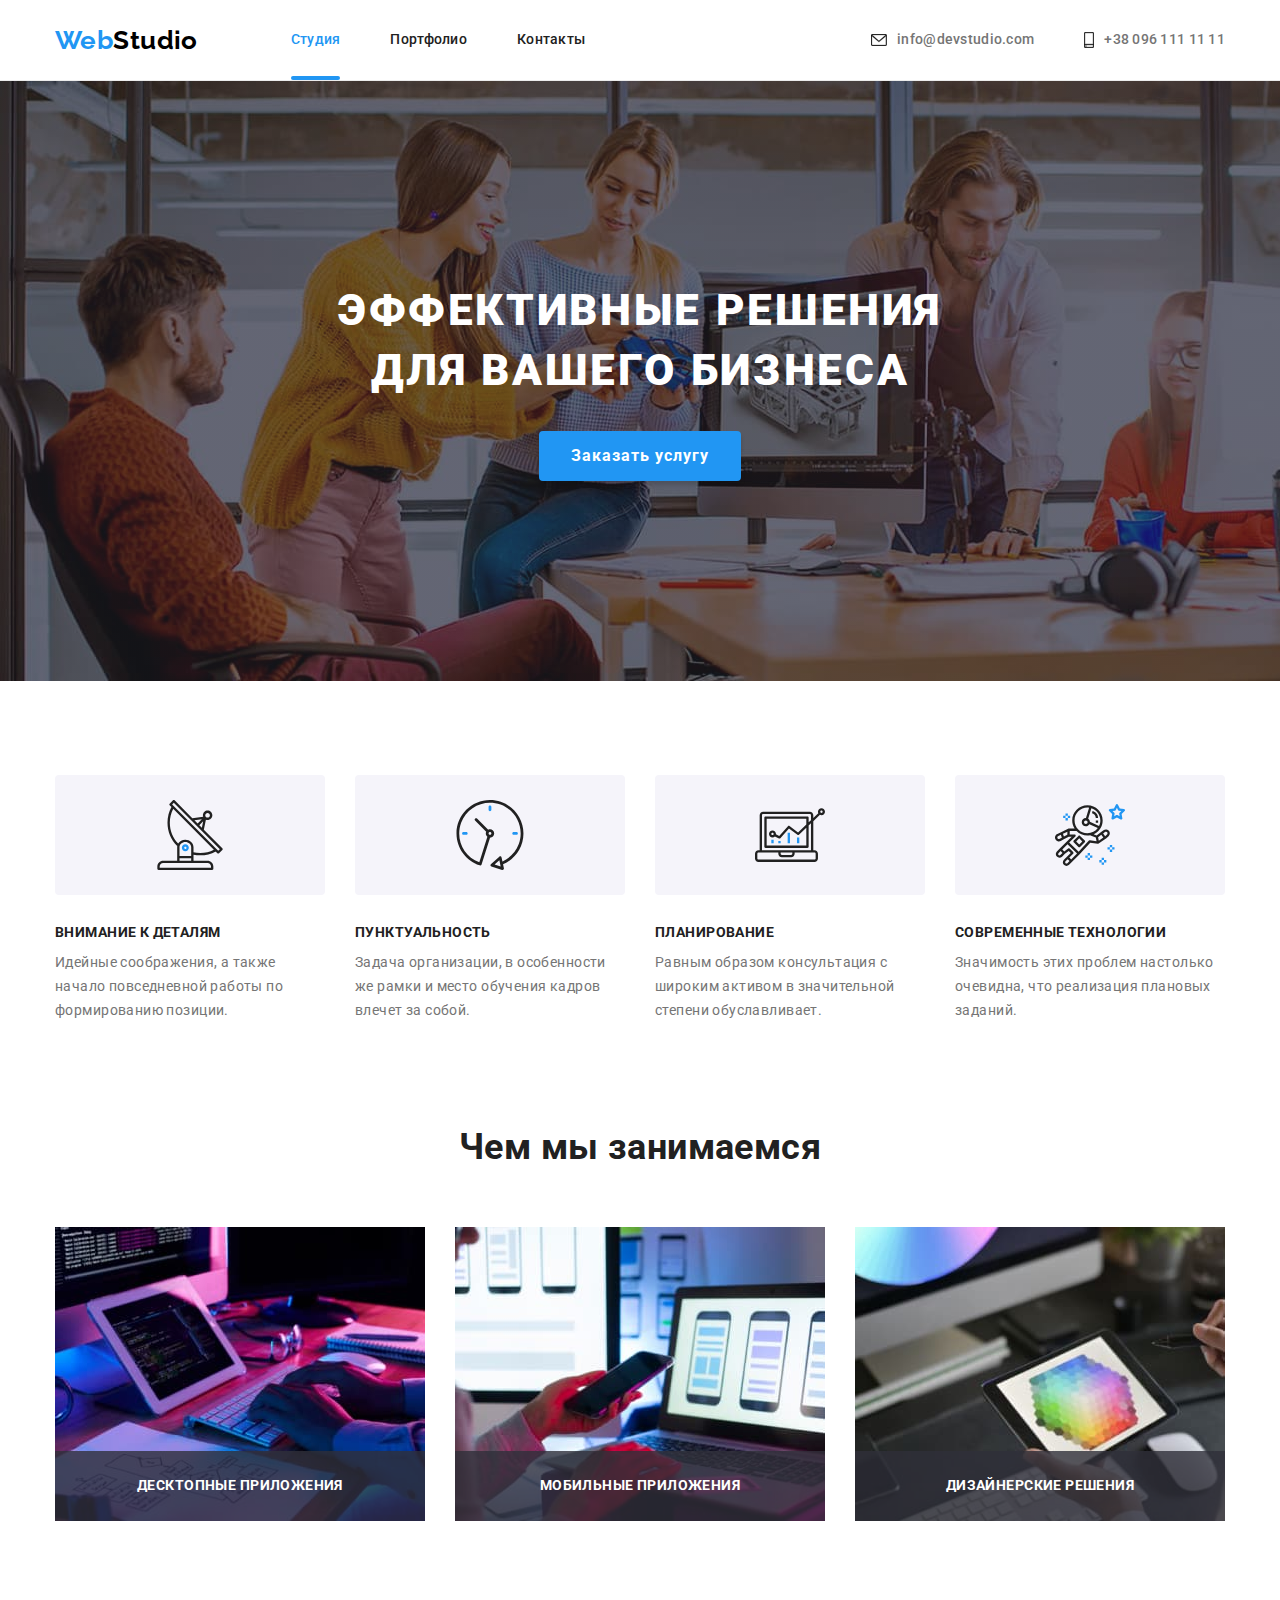
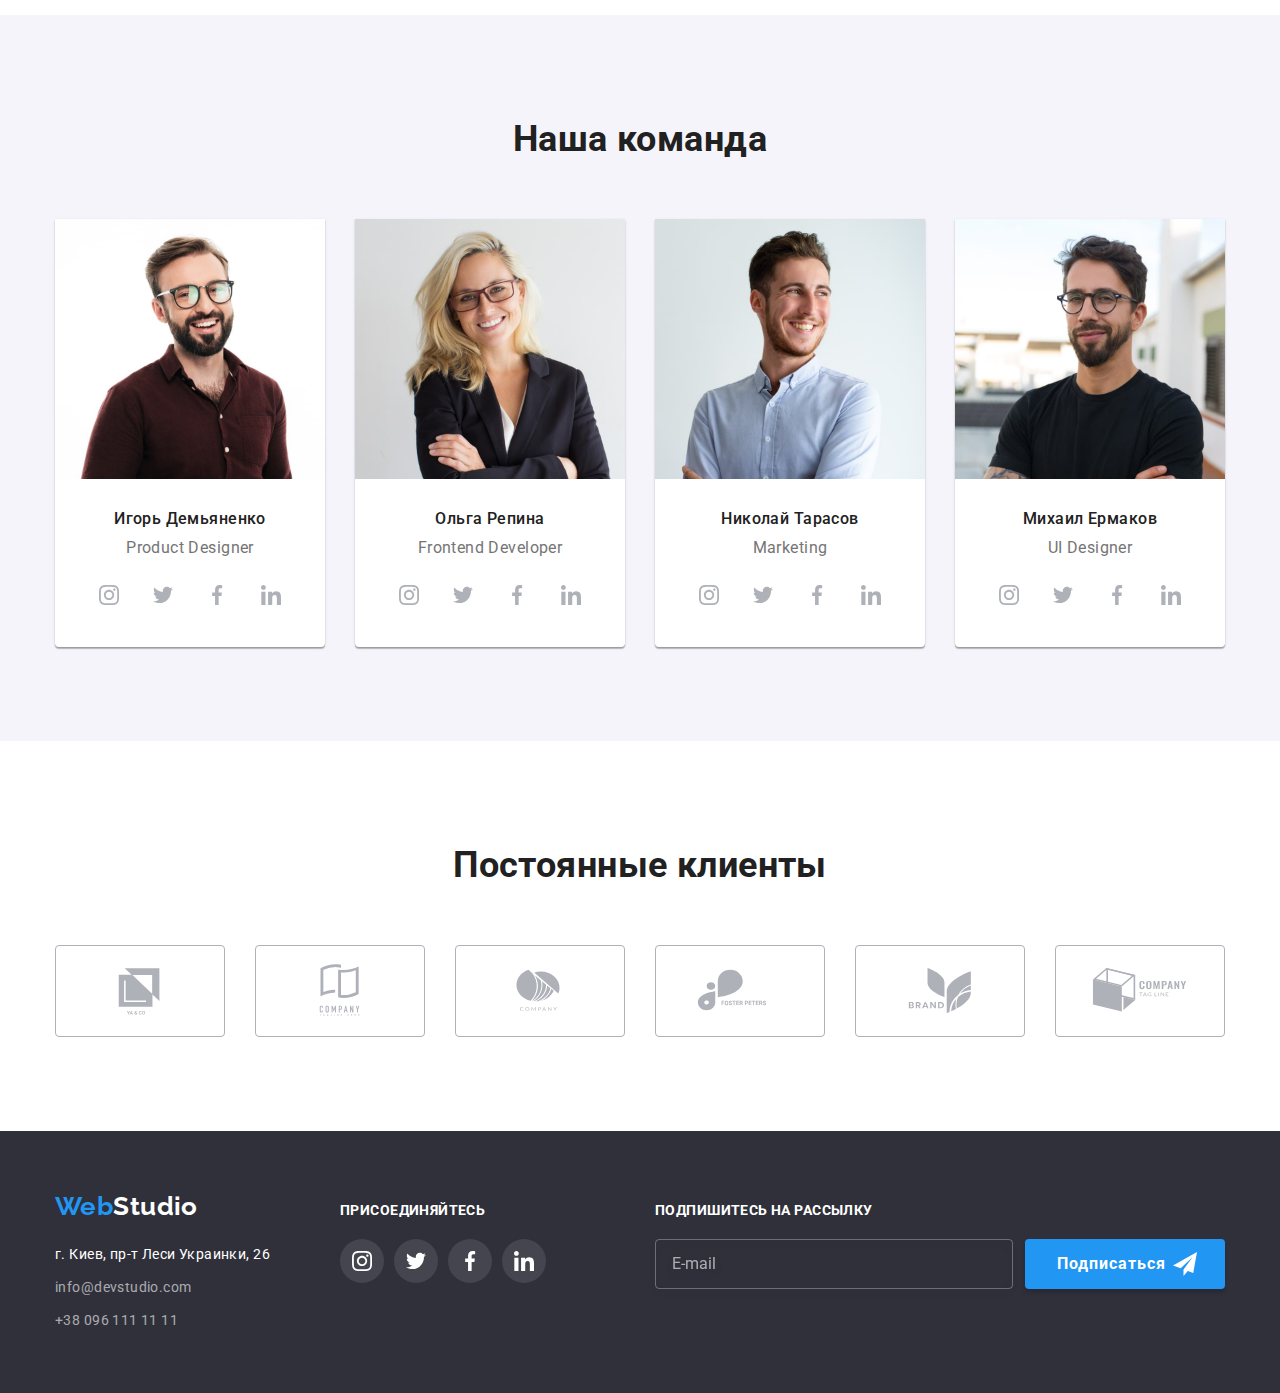
<file: index.html>
<!DOCTYPE html>
<html lang="ru">
  <head>
    <meta charset="UTF-8" />
    <meta http-equiv="X-UA-Compatible" content="IE=edge" />
    <meta name="viewport" content="width=device-width, initial-scale=1.0" />
    <title>WebStudio</title>
    <link
      rel="stylesheet"
      href="https://cdnjs.cloudflare.com/ajax/libs/modern-normalize/1.0.0/modern-normalize.css"
    />
    <link rel="preconnect" href="https://fonts.gstatic.com" />
    <link
      href="https://fonts.googleapis.com/css2?family=Raleway:wght@700&family=Roboto:wght@400;500;700;900&display=swap"
      rel="stylesheet"
    />
    <link rel="stylesheet" href="./css/main.min.css" />
    <link rel="stylesheet" href="./css/main.css" />
  </head>
  <body>
    <header class="header">
      <div class="container">
        <div class="header--positioning">
          <nav class="nav header__nav">
            <a class="link logo header__logo" href="./">
              <span class="logo__span">Web</span>Studio</a
            >
            <ul class="list menu">
              <li class="menu__item">
                <a
                  class="link menu__link menu__link--active"
                  href="./index.html"
                  >Студия</a
                >
              </li>
              <li class="menu__item">
                <a class="link menu__link" href="./portfolio.html">Портфолио</a>
              </li>
              <li class="menu__item">
                <a class="link menu__link" href="#contacts">Контакты</a>
              </li>
            </ul>
          </nav>
          <ul class="list contacts">
            <li class="contacts__item header__contacts">
              <a class="link contacts__link" href="mailto:info@devstudio.com">
                <svg
                  class="contacts__icon contacts__icon--start"
                  width="16"
                  height="12"
                >
                  <use href="./images/icons/sprite.svg#icon-envelope"></use>
                </svg>
                info@devstudio.com</a
              >
            </li>
            <li class="contacts__item header__contacts">
              <a class="link contacts__link" href="tel:+380961111111">
                <svg
                  class="contacts__icon contacts__icon--start"
                  width="10"
                  height="16"
                >
                  <use href="./images/icons/sprite.svg#icon-smartphone"></use>
                </svg>
                +38 096 111 11 11</a
              >
            </li>
          </ul>
        </div>
      </div>
    </header>
    <main>
      <section class="section hero">
        <div class="container">
          <h1 class="page-title">Эффективные решения для вашего бизнеса</h1>
          <button class="btn" type="button" data-modal-open>
            Заказать услугу
          </button>
        </div>
      </section>
      <section class="section advantages">
        <div class="container">
          <h2 class="advantages__title visually-hidden">Преимущества</h2>
          <ul class="list advantages__list">
            <li class="advantages__item">
              <a href="#" class="link advantages__link">
                <svg class="advantages__icons-svg" width="70" height="70">
                  <use href="./images/icons/sprite.svg#icon-antenna"></use>
                </svg>
              </a>
              <h3 class="title advantages__other-title">Внимание к деталям</h3>
              <p class="advantages__text">
                Идейные соображения, а также начало повседневной работы по
                формированию позиции.
              </p>
            </li>
            <li class="advantages__item">
              <a href="#" class="link advantages__link">
                <svg class="advantages__icons-svg" width="70" height="70">
                  <use href="./images/icons/sprite.svg#icon-clock"></use>
                </svg>
              </a>
              <h3 class="title advantages__other-title">Пунктуальность</h3>
              <p class="advantages__text">
                Задача организации, в особенности же рамки и место обучения
                кадров влечет за собой.
              </p>
            </li>
            <li class="advantages__item">
              <a href="#" class="link advantages__link">
                <svg class="advantages__icons-svg" width="70" height="70">
                  <use href="./images/icons/sprite.svg#icon-diagram"></use>
                </svg>
              </a>
              <h3 class="title advantages__other-title">Планирование</h3>
              <p class="advantages__text">
                Равным образом консультация с широким активом в значительной
                степени обуславливает.
              </p>
            </li>
            <li class="advantages__item">
              <a href="#" class="link advantages__link">
                <svg class="advantages__icons-svg" width="70" height="70">
                  <use href="./images/icons/sprite.svg#icon-astronaut"></use>
                </svg>
              </a>
              <h3 class="title advantages__other-title">
                Современные технологии
              </h3>
              <p class="advantages__text">
                Значимость этих проблем настолько очевидна, что реализация
                плановых заданий.
              </p>
            </li>
          </ul>
        </div>
      </section>
      <section class="section gallery" id="portfolio">
        <div class="container">
          <h2 class="title gallery__title">Чем мы занимаемся</h2>
          <ul class="list gallery__list">
            <li class="gallery__item">
              <div class="gallery__img">
                <img
                  src="./images/photo/img1.jpg"
                  width="370"
                  height="294"
                  alt="Разработка веб-страници"
                />
                <div class="gallery__info">
                  <p class="gallery__text">Десктопные приложения</p>
                </div>
              </div>
            </li>
            <li class="gallery__item">
              <div class="gallery__img">
                <img
                  src="./images/photo/img2.jpg"
                  width="370"
                  height="294"
                  alt="Адаптация для мобильных устройств"
                />
                <div class="gallery__info">
                  <p class="gallery__text">Мобильные приложения</p>
                </div>
              </div>
            </li>
            <li class="gallery__item">
              <div class="gallery__img">
                <img
                  src="./images/photo/img3.jpg"
                  width="370"
                  height="294"
                  alt="Разработка графики"
                />
                <div class="gallery__info">
                  <p class="gallery__text">Дизайнерские решения</p>
                </div>
              </div>
            </li>
          </ul>
        </div>
      </section>
      <section class="section team" id="studio">
        <div class="container">
          <h2 class="title team__title">Наша команда</h2>
          <ul class="list team__list">
            <li class="team__item">
              <img
                src="./images/team/img-1.jpg"
                width="270"
                height="260"
                alt="Игорь Демьяненко"
              />
              <div class="team__item-text">
                <h3 class="title team__item-name">Игорь Демьяненко</h3>
                <p class="team__item-position">Product Designer</p>
                <ul class="list social-icons">
                  <li class="social-icons__item">
                    <a
                      href="https://www.instagram.com/"
                      class="link social-icons__link"
                      target="_blank"
                      rel="noopener noreferrer"
                    >
                      <svg class="social-icons__svg" width="20" height="20">
                        <use
                          href="./images/icons/sprite.svg#icon-instagram"
                        ></use>
                      </svg>
                    </a>
                  </li>
                  <li class="social-icons__item">
                    <a
                      href="https://twitter.com/"
                      class="link social-icons__link"
                      target="_blank"
                      rel="noopener noreferrer"
                    >
                      <svg class="social-icons__svg" width="20" height="20">
                        <use
                          href="./images/icons/sprite.svg#icon-twitter"
                        ></use>
                      </svg>
                    </a>
                  </li>
                  <li class="social-icons__item">
                    <a
                      href="https://www.facebook.com/"
                      class="link social-icons__link"
                      target="_blank"
                      rel="noopener noreferrer"
                    >
                      <svg class="social-icons__svg" width="20" height="20">
                        <use
                          href="./images/icons/sprite.svg#icon-facebook"
                        ></use>
                      </svg>
                    </a>
                  </li>
                  <li class="social-icons__item">
                    <a
                      href="https://www.linkedin.com/"
                      class="link social-icons__link"
                      target="_blank"
                      rel="noopener noreferrer"
                    >
                      <svg class="social-icons__svg" width="20" height="20">
                        <use
                          href="./images/icons/sprite.svg#icon-linkedin"
                        ></use>
                      </svg>
                    </a>
                  </li>
                </ul>
              </div>
            </li>
            <li class="team__item">
              <img
                src="./images/team/img-2.jpg"
                width="270"
                height="260"
                alt="Ольга Репина"
              />
              <div class="team__item-text">
                <h3 class="title team__item-name">Ольга Репина</h3>
                <p class="team__item-position">Frontend Developer</p>
                <ul class="list social-icons">
                  <li class="social-icons__item">
                    <a
                      href="https://www.instagram.com/"
                      class="link social-icons__link"
                      target="_blank"
                      rel="noopener noreferrer"
                    >
                      <svg class="social-icons__svg" width="20" height="20">
                        <use
                          href="./images/icons/sprite.svg#icon-instagram"
                        ></use>
                      </svg>
                    </a>
                  </li>
                  <li class="social-icons__item">
                    <a
                      href="https://twitter.com/"
                      class="link social-icons__link"
                      target="_blank"
                      rel="noopener noreferrer"
                    >
                      <svg class="social-icons__svg" width="20" height="20">
                        <use
                          href="./images/icons/sprite.svg#icon-twitter"
                        ></use>
                      </svg>
                    </a>
                  </li>
                  <li class="social-icons__item">
                    <a
                      href="https://www.facebook.com/"
                      class="link social-icons__link"
                      target="_blank"
                      rel="noopener noreferrer"
                    >
                      <svg class="social-icons__svg" width="20" height="20">
                        <use
                          href="./images/icons/sprite.svg#icon-facebook"
                        ></use>
                      </svg>
                    </a>
                  </li>
                  <li class="social-icons__item">
                    <a
                      href="https://www.linkedin.com/"
                      class="link social-icons__link"
                      target="_blank"
                      rel="noopener noreferrer"
                    >
                      <svg class="social-icons__svg" width="20" height="20">
                        <use
                          href="./images/icons/sprite.svg#icon-linkedin"
                        ></use>
                      </svg>
                    </a>
                  </li>
                </ul>
              </div>
            </li>
            <li class="team__item">
              <img
                src="./images/team/img-3.jpg"
                width="270"
                height="260"
                alt="Николай Тарасов"
              />
              <div class="team__item-text">
                <h3 class="title team__item-name">Николай Тарасов</h3>
                <p class="team__item-position">Marketing</p>
                <ul class="list social-icons">
                  <li class="social-icons__item">
                    <a
                      href="https://www.instagram.com/"
                      class="link social-icons__link"
                      target="_blank"
                      rel="noopener noreferrer"
                    >
                      <svg class="social-icons__svg" width="20" height="20">
                        <use
                          href="./images/icons/sprite.svg#icon-instagram"
                        ></use>
                      </svg>
                    </a>
                  </li>
                  <li class="social-icons__item">
                    <a
                      href="https://twitter.com/"
                      class="link social-icons__link"
                      target="_blank"
                      rel="noopener noreferrer"
                    >
                      <svg class="social-icons__svg" width="20" height="20">
                        <use
                          href="./images/icons/sprite.svg#icon-twitter"
                        ></use>
                      </svg>
                    </a>
                  </li>
                  <li class="social-icons__item">
                    <a
                      href="https://www.facebook.com/"
                      class="link social-icons__link"
                      target="_blank"
                      rel="noopener noreferrer"
                    >
                      <svg class="social-icons__svg" width="20" height="20">
                        <use
                          href="./images/icons/sprite.svg#icon-facebook"
                        ></use>
                      </svg>
                    </a>
                  </li>
                  <li class="social-icons__item">
                    <a
                      href="https://www.linkedin.com/"
                      class="link social-icons__link"
                      target="_blank"
                      rel="noopener noreferrer"
                    >
                      <svg class="social-icons__svg" width="20" height="20">
                        <use
                          href="./images/icons/sprite.svg#icon-linkedin"
                        ></use>
                      </svg>
                    </a>
                  </li>
                </ul>
              </div>
            </li>
            <li class="team__item">
              <img
                src="./images/team/img-4.jpg"
                width="270"
                height="260"
                alt="Михаил Ермаков"
              />
              <div class="team__item-text">
                <h3 class="title team__item-name">Михаил Ермаков</h3>
                <p class="team__item-position">UI Designer</p>
                <ul class="list social-icons">
                  <li class="social-icons__item">
                    <a
                      href="https://www.instagram.com/"
                      class="link social-icons__link"
                      target="_blank"
                      rel="noopener noreferrer"
                    >
                      <svg class="social-icons__svg" width="20" height="20">
                        <use
                          href="./images/icons/sprite.svg#icon-instagram"
                        ></use>
                      </svg>
                    </a>
                  </li>
                  <li class="social-icons__item">
                    <a
                      href="https://twitter.com/"
                      class="link social-icons__link"
                      target="_blank"
                      rel="noopener noreferrer"
                    >
                      <svg class="social-icons__svg" width="20" height="20">
                        <use
                          href="./images/icons/sprite.svg#icon-twitter"
                        ></use>
                      </svg>
                    </a>
                  </li>
                  <li class="social-icons__item">
                    <a
                      href="https://www.facebook.com/"
                      class="link social-icons__link"
                      target="_blank"
                      rel="noopener noreferrer"
                    >
                      <svg class="social-icons__svg" width="20" height="20">
                        <use
                          href="./images/icons/sprite.svg#icon-facebook"
                        ></use>
                      </svg>
                    </a>
                  </li>
                  <li class="social-icons__item">
                    <a
                      href="https://www.linkedin.com/"
                      class="link social-icons__link"
                      target="_blank"
                      rel="noopener noreferrer"
                    >
                      <svg class="social-icons__svg" width="20" height="20">
                        <use
                          href="./images/icons/sprite.svg#icon-linkedin"
                        ></use>
                      </svg>
                    </a>
                  </li>
                </ul>
              </div>
            </li>
          </ul>
        </div>
      </section>
      <section class="section">
        <div class="container clients">
          <h2 class="title clients__title">Постоянные клиенты</h2>
          <ul class="list clients__list">
            <li class="clients__item">
              <a class="clients__link link" href="#">
                <svg class="clients__icons-svg" width="106" height="60">
                  <use href="./images/icons/sprite.svg#icon-logo-client1"></use>
                </svg>
              </a>
            </li>
            <li class="clients__item">
              <a class="clients__link link" href="#">
                <svg class="clients__icons-svg" width="106" height="60">
                  <use href="./images/icons/sprite.svg#icon-logo-client2"></use>
                </svg>
              </a>
            </li>
            <li class="clients__item">
              <a class="clients__link link" href="#">
                <svg class="clients__icons-svg" width="106" height="60">
                  <use href="./images/icons/sprite.svg#icon-logo-client3"></use>
                </svg>
              </a>
            </li>
            <li class="clients__item">
              <a class="clients__link link" href="#">
                <svg class="clients__icons-svg" width="106" height="60">
                  <use href="./images/icons/sprite.svg#icon-logo-client4"></use>
                </svg>
              </a>
            </li>
            <li class="clients__item">
              <a class="clients__link link" href="#">
                <svg class="clients__icons-svg" width="106" height="60">
                  <use href="./images/icons/sprite.svg#icon-logo-client5"></use>
                </svg>
              </a>
            </li>
            <li class="clients__item">
              <a class="clients__link link" href="#">
                <svg class="clients__icons-svg" width="106" height="60">
                  <use href="./images/icons/sprite.svg#icon-logo-client6"></use>
                </svg>
              </a>
            </li>
          </ul>
        </div>
      </section>
    </main>
    <footer class="footer" id="contacts">
      <div class="container footer--positioning">
        <div class="address-section footer__address-section">
          <a class="link logo" href="./">
            <span class="logo__span"> Web</span>Studio
          </a>
          <address class="address footer__address">
            <ul class="list address__list">
              <li class="address__item">
                <a
                  class="link address__link address--map"
                  href="https://goo.gl/maps/7yWL4o9HkrsM5cYJ9"
                  target="_blank"
                  rel="noopener noreferrer nofollow"
                >
                  г. Киев, пр-т Леси Украинки, 26
                </a>
              </li>
              <li class="list address__item">
                <a class="link address__link" href="mailto:info@devstudio.com">
                  info@devstudio.com
                </a>
              </li>
              <li class="list address__item">
                <a class="link address__link" href="tel:+380961111111">
                  +38 096 111 11 11
                </a>
              </li>
            </ul>
          </address>
        </div>
        <div class="social-icons-section footer__social-icons-section">
          <h2 class="social-icons-section__title">присоединяйтесь</h2>
          <ul class="list social-icons">
            <li class="social-icons__item">
              <a
                href="https://www.instagram.com/"
                class="link social-icons__link social-icons__link--bgc"
                target="_blank"
                rel="noopener noreferrer"
              >
                <svg
                  class="social-icons__svg social-icons__svg--fill"
                  width="20"
                  height="20"
                >
                  <use href="./images/icons/sprite.svg#icon-instagram"></use>
                </svg>
              </a>
            </li>
            <li class="social-icons__item">
              <a
                href="https://twitter.com/"
                class="link social-icons__link social-icons__link--bgc"
                target="_blank"
                rel="noopener noreferrer"
              >
                <svg
                  class="social-icons__svg social-icons__svg--fill"
                  width="20"
                  height="20"
                >
                  <use href="./images/icons/sprite.svg#icon-twitter"></use>
                </svg>
              </a>
            </li>
            <li class="social-icons__item">
              <a
                href="https://www.facebook.com/"
                class="link social-icons__link social-icons__link--bgc"
                target="_blank"
                rel="noopener noreferrer"
              >
                <svg
                  class="social-icons__svg social-icons__svg--fill"
                  width="20"
                  height="20"
                >
                  <use href="./images/icons/sprite.svg#icon-facebook"></use>
                </svg>
              </a>
            </li>
            <li class="social-icons__item">
              <a
                href="https://www.linkedin.com/"
                class="link social-icons__link social-icons__link--bgc"
                target="_blank"
                rel="noopener noreferrer"
              >
                <svg
                  class="social-icons__svg social-icons__svg--fill"
                  width="20"
                  height="20"
                >
                  <use href="./images/icons/sprite.svg#icon-linkedin"></use>
                </svg>
              </a>
            </li>
          </ul>
        </div>
        <form class="footer-form">
          <h2 class="footer-form__title">Подпишитесь на рассылку</h2>
          <div class="footer-form__field">
            <input
              type="email"
              name="user-email"
              class="footer-form__input"
              placeholder="E-mail"
            />
            <button type="submit" class="btn btn--positioning-svg">
              Подписаться
              <svg class="btn__icon" width="24" height="24">
                <use href="./images/icons/icons.svg#icon-send"></use>
              </svg>
            </button>
          </div>
        </form>
      </div>
    </footer>
    <div class="backdrop is-hidden" data-modal>
      <div class="modal">
        <button class="modal__close-btn" data-modal-close>
          <svg class="modal__close-svg" width="18" height="18">
            <use href="./images/icons/sprite.svg#icon-close-black"></use>
          </svg>
        </button>
        <form class="form">
          <p class="form__contact-details">
            Оставьте свои данные, мы вам перезвоним
          </p>
          <div class="form__field">
            <label for="name" class="form__label">Имя</label>
            <div class="form__icon-position">
              <input
                type="text"
                name="user-name"
                class="form__input"
                placeholder=" "
                id="name"
                required
                autofocus
              />
              <svg class="form__icon" width="18" height="18">
                <use href="./images/icons/icons.svg#icon-person-black"></use>
              </svg>
            </div>
          </div>
          <div class="form__field">
            <label for="phone" class="form__label">Телефон</label>
            <div class="form__icon-position">
              <input
                type="tel"
                name="user-phone"
                class="form__input"
                placeholder=" "
                id="phone"
                required
              />
              <svg class="form__icon" width="18" height="18">
                <use href="./images/icons/icons.svg#icon-phone-black"></use>
              </svg>
            </div>
          </div>
          <div class="form__field">
            <label for="email" class="form__label">Почта</label>
            <div class="form__icon-position">
              <input
                type="email"
                name="user-email"
                class="form__input"
                placeholder=" "
                id="email"
              />
              <svg class="form__icon" width="18" height="18">
                <use href="./images/icons/icons.svg#icon-email-black"></use>
              </svg>
            </div>
          </div>
          <div class="form__textarea">
            <label for="textarea" class="form__label">Комментарий</label>
            <textarea
              name="feedback"
              class="form__comment"
              placeholder="Введите текст"
              id="textarea"
            ></textarea>
          </div>
          <div class="checkbox">
            <input
              type="checkbox"
              class="checkbox__input visually-hidden"
              name="checkbox"
              id="checkbox"
              required
            />
            <label for="checkbox" class="checkbox__label">
              Соглашаюсь с рассылкой и принимаю
              <a href="#" class="checkbox__link">Условия договора</a>
            </label>
          </div>
          <button type="submit" class="btn btn--animation">Отправить</button>
        </form>
      </div>
    </div>
    <script src="./js/modal.js"></script>
  </body>
</html>
</file>
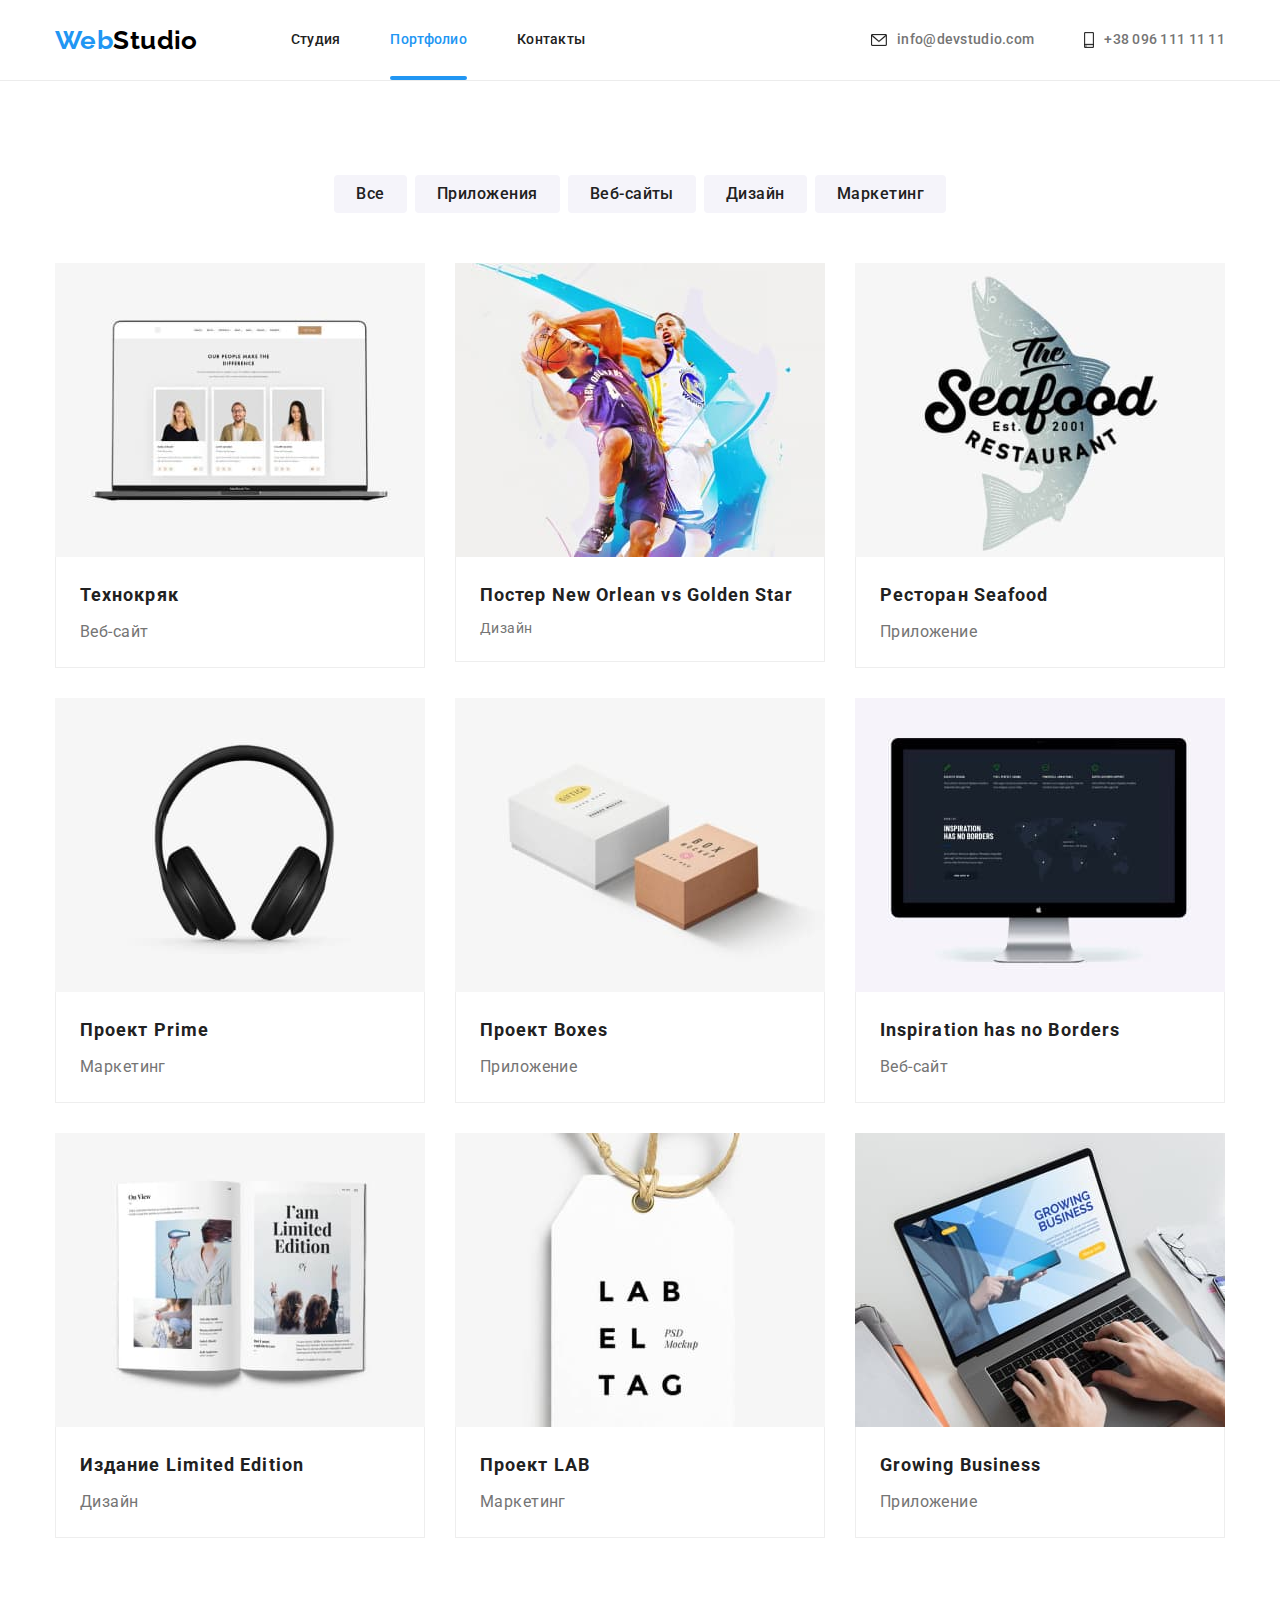
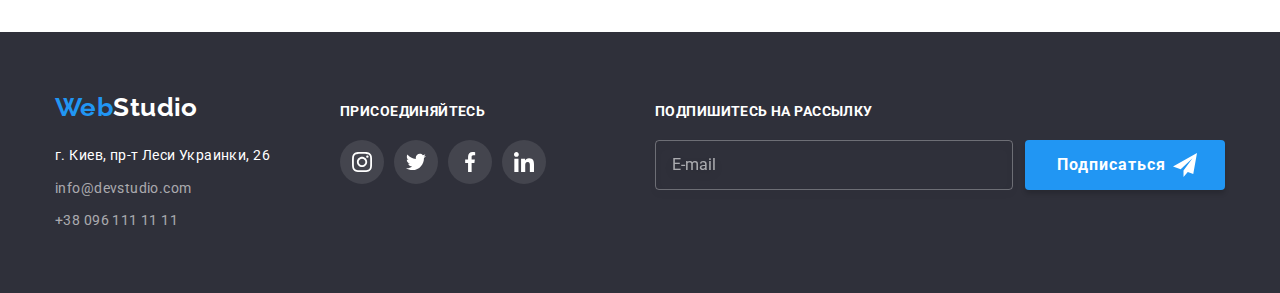
<file: portfolio.html>
<!DOCTYPE html>
<html lang="ru">
  <head>
    <meta charset="UTF-8" />
    <meta http-equiv="X-UA-Compatible" content="IE=edge" />
    <meta name="viewport" content="width=device-width, initial-scale=1.0" />
    <title>Портфолио</title>
    <link
      rel="stylesheet"
      href="https://cdnjs.cloudflare.com/ajax/libs/modern-normalize/1.0.0/modern-normalize.css"
    />
    <link rel="preconnect" href="https://fonts.gstatic.com" />
    <link
      href="https://fonts.googleapis.com/css2?family=Raleway:wght@700&family=Roboto:wght@400;500;700;900&display=swap"
      rel="stylesheet"
    />
    <link rel="stylesheet" href="./css/main.min.css" />
    <link rel="stylesheet" href="./css/main.css" />
  </head>
  <body>
    <header class="header">
      <div class="container">
        <div class="header--positioning">
          <nav class="nav header__nav">
            <a class="link logo header__logo" href="./"
              ><span class="logo__span">Web</span>Studio</a
            >
            <ul class="list menu line">
              <li class="menu__item">
                <a class="link menu__link" href="./index.html">Студия</a>
              </li>
              <li class="menu__item">
                <a
                  class="link menu__link menu__link--active"
                  href="./portfolio.html"
                  >Портфолио</a
                >
              </li>
              <li class="menu__item">
                <a class="link menu__link" href="#contacts">Контакты</a>
              </li>
            </ul>
          </nav>
          <ul class="list contacts">
            <li class="contacts__item header__contacts">
              <a class="link contacts__link" href="mailto:info@devstudio.com">
                <svg
                  class="contacts__icon contacts__icon--start"
                  width="16"
                  height="12"
                >
                  <use href="./images/icons/sprite.svg#icon-envelope"></use>
                </svg>
                info@devstudio.com</a
              >
            </li>
            <li class="contacts__item header__contacts">
              <a class="link contacts__link" href="tel:+380961111111">
                <svg
                  class="contacts__icon contacts__icon--start"
                  width="10"
                  height="16"
                >
                  <use href="./images/icons/sprite.svg#icon-smartphone"></use>
                </svg>
                +38 096 111 11 11</a
              >
            </li>
          </ul>
        </div>
      </div>
    </header>
    <main>
      <section class="section portfolio">
        <div class="container">
          <ul class="list filter portfolio__filter">
            <li class="filter__item">
              <button class="filter__btn" type="button">Все</button>
            </li>
            <li class="filter__item">
              <button class="filter__btn" type="button">Приложения</button>
            </li>
            <li class="filter__item">
              <button class="filter__btn" type="button">Веб-сайты</button>
            </li>
            <li class="filter__item">
              <button class="filter__btn" type="button">Дизайн</button>
            </li>
            <li class="filter__item">
              <button class="filter__btn" type="button">Маркетинг</button>
            </li>
          </ul>
          <ul class="list card-set portfolio__card-set">
            <li class="card-set__item">
              <a href="#" class="link card-set__link">
                <div class="card-set__product">
                  <img
                    class="card-set__img"
                    src="./images/portfolio/img-1.jpg"
                    alt="Технокряк"
                    width="370"
                  />
                  <div class="card-set__overlay">
                    <p class="card-set__text">
                      Технокряк это современная площадка распространения
                      коронавируса. Компании используют эту платформу для
                      цифрового шпионажа и атак на защищённые сервера
                      конкурентов.
                    </p>
                  </div>
                </div>
                <div class="card-set__info">
                  <h2 class="title card-set__projects-title">Технокряк</h2>
                  <p class="card-set__projects-item">Веб-сайт</p>
                </div>
              </a>
            </li>
            <li class="card-set__item">
              <a href="#" class="link card-set__link">
                <div class="card-set__product">
                  <img
                    class="card-set__img"
                    src="./images/portfolio/img-2.jpg"
                    alt="Постер New Orlean vs Golden Star"
                    width="370"
                  />
                  <div class="card-set__overlay">
                    <p class="card-set__text">
                      Технокряк это современная площадка распространения
                      коронавируса. Компании используют эту платформу для
                      цифрового шпионажа и атак на защищённые сервера
                      конкурентов.
                    </p>
                  </div>
                </div>
                <div class="card-set__info">
                  <h2 class="title card-set__projects-title">
                    Постер New Orlean vs Golden Star
                  </h2>
                  <p class="card-set__card-set__projects-item">Дизайн</p>
                </div>
              </a>
            </li>
            <li class="card-set__item">
              <a href="#" class="link card-set__link">
                <div class="card-set__product">
                  <img
                    class="card-set__img"
                    src="./images/portfolio/img-3.jpg"
                    alt="Ресторан Seafood"
                    width="370"
                  />
                  <div class="card-set__overlay">
                    <p class="card-set__text">
                      Технокряк это современная площадка распространения
                      коронавируса. Компании используют эту платформу для
                      цифрового шпионажа и атак на защищённые сервера
                      конкурентов.
                    </p>
                  </div>
                </div>
                <div class="card-set__info">
                  <h2 class="title card-set__projects-title">
                    Ресторан Seafood
                  </h2>
                  <p class="card-set__projects-item">Приложение</p>
                </div>
              </a>
            </li>
            <li class="card-set__item">
              <a href="#" class="link card-set__link">
                <div class="card-set__product">
                  <img
                    class="card-set__img"
                    src="./images/portfolio/img-4.jpg"
                    alt="Проект Prime"
                    width="370"
                  />
                  <div class="card-set__overlay">
                    <p class="card-set__text">
                      Технокряк это современная площадка распространения
                      коронавируса. Компании используют эту платформу для
                      цифрового шпионажа и атак на защищённые сервера
                      конкурентов.
                    </p>
                  </div>
                </div>
                <div class="card-set__info">
                  <h2 class="title card-set__projects-title">Проект Prime</h2>
                  <p class="card-set__projects-item">Маркетинг</p>
                </div>
              </a>
            </li>
            <li class="card-set__item">
              <a href="#" class="link card-set__link">
                <div class="card-set__product">
                  <img
                    class="card-set__img"
                    src="./images/portfolio/img-5.jpg"
                    alt="Проект Boxes"
                    width="370"
                  />
                  <div class="card-set__overlay">
                    <p class="card-set__text">
                      Технокряк это современная площадка распространения
                      коронавируса. Компании используют эту платформу для
                      цифрового шпионажа и атак на защищённые сервера
                      конкурентов.
                    </p>
                  </div>
                </div>
                <div class="card-set__info">
                  <h2 class="title card-set__projects-title">Проект Boxes</h2>
                  <p class="card-set__projects-item">Приложение</p>
                </div>
              </a>
            </li>
            <li class="card-set__item">
              <a href="#" class="link card-set__link">
                <div class="card-set__product">
                  <img
                    class="card-set__img"
                    src="./images/portfolio/img-6.jpg"
                    alt="Inspiration has no Borders"
                    width="370"
                  />
                  <div class="card-set__overlay">
                    <p class="card-set__text">
                      Технокряк это современная площадка распространения
                      коронавируса. Компании используют эту платформу для
                      цифрового шпионажа и атак на защищённые сервера
                      конкурентов.
                    </p>
                  </div>
                </div>
                <div class="card-set__info">
                  <h2 class="title card-set__projects-title">
                    Inspiration has no Borders
                  </h2>
                  <p class="card-set__projects-item">Веб-сайт</p>
                </div>
              </a>
            </li>
            <li class="card-set__item">
              <a href="#" class="link card-set__link">
                <div class="card-set__product">
                  <img
                    class="card-set__img"
                    src="./images/portfolio/img-7.jpg"
                    alt="Издание Limited Edition"
                    width="370"
                  />
                  <div class="card-set__overlay">
                    <p class="card-set__text">
                      Технокряк это современная площадка распространения
                      коронавируса. Компании используют эту платформу для
                      цифрового шпионажа и атак на защищённые сервера
                      конкурентов.
                    </p>
                  </div>
                </div>
                <div class="card-set__info">
                  <h2 class="title card-set__projects-title">
                    Издание Limited Edition
                  </h2>
                  <p class="card-set__projects-item">Дизайн</p>
                </div>
              </a>
            </li>
            <li class="card-set__item">
              <a href="#" class="link card-set__link">
                <div class="card-set__product">
                  <img
                    class="card-set__img"
                    src="./images/portfolio/img-8.jpg"
                    alt="Проект LAB"
                    width="370"
                  />
                  <div class="card-set__overlay">
                    <p class="card-set__text">
                      Технокряк это современная площадка распространения
                      коронавируса. Компании используют эту платформу для
                      цифрового шпионажа и атак на защищённые сервера
                      конкурентов.
                    </p>
                  </div>
                </div>
                <div class="card-set__info">
                  <h2 class="title card-set__projects-title">Проект LAB</h2>
                  <p class="card-set__projects-item">Маркетинг</p>
                </div>
              </a>
            </li>
            <li class="card-set__item">
              <a href="#" class="link card-set__link">
                <div class="card-set__product">
                  <img
                    class="card-set__img"
                    src="./images/portfolio/img-9.jpg"
                    alt="Growing Business"
                    width="370"
                  />
                  <div class="card-set__overlay">
                    <p class="card-set__text">
                      Технокряк это современная площадка распространения
                      коронавируса. Компании используют эту платформу для
                      цифрового шпионажа и атак на защищённые сервера
                      конкурентов.
                    </p>
                  </div>
                </div>
                <div class="card-set__info">
                  <h2 class="title card-set__projects-title">
                    Growing Business
                  </h2>
                  <p class="card-set__projects-item">Приложение</p>
                </div>
              </a>
            </li>
          </ul>
        </div>
      </section>
    </main>
    <footer class="footer" id="contacts">
      <div class="container footer--positioning">
        <div class="address-section footer__address-section">
          <a class="link logo" href="./">
            <span class="logo__span"> Web</span>Studio
          </a>
          <address class="address footer__address">
            <ul class="list address__list">
              <li class="address__item">
                <a
                  class="link address__link address--map"
                  href="https://goo.gl/maps/7yWL4o9HkrsM5cYJ9"
                  target="_blank"
                  rel="noopener noreferrer nofollow"
                >
                  г. Киев, пр-т Леси Украинки, 26
                </a>
              </li>
              <li class="list address__item">
                <a class="link address__link" href="mailto:info@devstudio.com">
                  info@devstudio.com
                </a>
              </li>
              <li class="list address__item">
                <a class="link address__link" href="tel:+380961111111">
                  +38 096 111 11 11
                </a>
              </li>
            </ul>
          </address>
        </div>
        <div class="social-icons-section footer__social-icons-section">
          <h2 class="social-icons-section__title">присоединяйтесь</h2>
          <ul class="list social-icons">
            <li class="social-icons__item">
              <a
                href="https://www.instagram.com/"
                class="link social-icons__link social-icons__link--bgc"
                target="_blank"
                rel="noopener noreferrer"
              >
                <svg
                  class="social-icons__svg social-icons__svg--fill"
                  width="20"
                  height="20"
                >
                  <use href="./images/icons/sprite.svg#icon-instagram"></use>
                </svg>
              </a>
            </li>
            <li class="social-icons__item">
              <a
                href="https://twitter.com/"
                class="link social-icons__link social-icons__link--bgc"
                target="_blank"
                rel="noopener noreferrer"
              >
                <svg
                  class="social-icons__svg social-icons__svg--fill"
                  width="20"
                  height="20"
                >
                  <use href="./images/icons/sprite.svg#icon-twitter"></use>
                </svg>
              </a>
            </li>
            <li class="social-icons__item">
              <a
                href="https://www.facebook.com/"
                class="link social-icons__link social-icons__link--bgc"
                target="_blank"
                rel="noopener noreferrer"
              >
                <svg
                  class="social-icons__svg social-icons__svg--fill"
                  width="20"
                  height="20"
                >
                  <use href="./images/icons/sprite.svg#icon-facebook"></use>
                </svg>
              </a>
            </li>
            <li class="social-icons__item">
              <a
                href="https://www.linkedin.com/"
                class="link social-icons__link social-icons__link--bgc"
                target="_blank"
                rel="noopener noreferrer"
              >
                <svg
                  class="social-icons__svg social-icons__svg--fill"
                  width="20"
                  height="20"
                >
                  <use href="./images/icons/sprite.svg#icon-linkedin"></use>
                </svg>
              </a>
            </li>
          </ul>
        </div>
        <form class="footer-form">
          <h2 class="footer-form__title">Подпишитесь на рассылку</h2>
          <div class="footer-form__field">
            <input
              type="email"
              name="user-email"
              class="footer-form__input"
              placeholder="E-mail"
            />
            <button type="submit" class="btn btn--positioning-svg">
              Подписаться
              <svg class="btn__icon" width="24" height="24">
                <use href="./images/icons/icons.svg#icon-send"></use>
              </svg>
            </button>
          </div>
        </form>
      </div>
    </footer>
  </body>
</html>
</file>
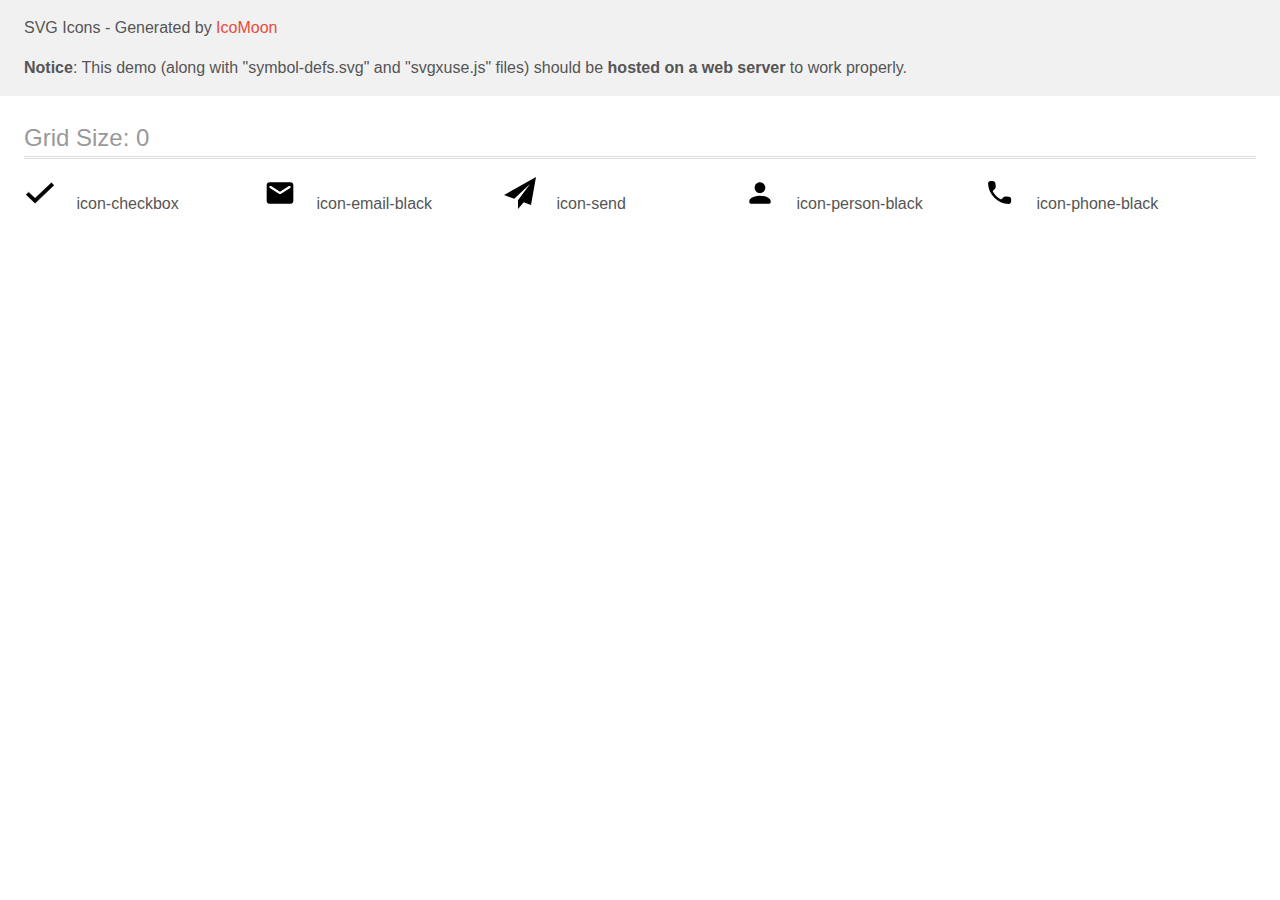
<file: images/icons/icons-form/icomoon-form/demo-external-svg.html>
<!doctype html>
<html>
<head>
    <title>IcoMoon - SVG Icons</title>
    <meta charset="utf-8">
    <meta name="viewport" content="width=device-width, initial-scale=1">
    <link rel="stylesheet" href="demo-files/demo.css">
    <link rel="stylesheet" href="style.css">
</head>
<body>
<header class="bgc1 clearfix">
<div class="mhl">
    <p>SVG Icons - Generated by <a href="https://icomoon.io/app">IcoMoon</a></p><p><strong>Notice</strong>: This demo (along with "symbol-defs.svg" and "svgxuse.js" files) should be <b>hosted on a web server</b> to work properly.</p>
</div>
</header>
    <div class="clearfix mhl ptl">
        <h1 class="mvm mtn fgc1">Grid Size: 0</h1>
        <div class="glyph fs1">
            <div class="clearfix pbs">
                <svg class="icon icon-checkbox"><use xlink:href="symbol-defs.svg#icon-checkbox"></use></svg><span class="name"> icon-checkbox</span>
            </div>
        </div>
        <div class="glyph fs1">
            <div class="clearfix pbs">
                <svg class="icon icon-email-black"><use xlink:href="symbol-defs.svg#icon-email-black"></use></svg><span class="name"> icon-email-black</span>
            </div>
        </div>
        <div class="glyph fs1">
            <div class="clearfix pbs">
                <svg class="icon icon-send"><use xlink:href="symbol-defs.svg#icon-send"></use></svg><span class="name"> icon-send</span>
            </div>
        </div>
        <div class="glyph fs1">
            <div class="clearfix pbs">
                <svg class="icon icon-person-black"><use xlink:href="symbol-defs.svg#icon-person-black"></use></svg><span class="name"> icon-person-black</span>
            </div>
        </div>
        <div class="glyph fs1">
            <div class="clearfix pbs">
                <svg class="icon icon-phone-black"><use xlink:href="symbol-defs.svg#icon-phone-black"></use></svg><span class="name"> icon-phone-black</span>
            </div>
        </div>
  </div>
<script defer src="svgxuse.js"></script>
</body>
</html>
</file>
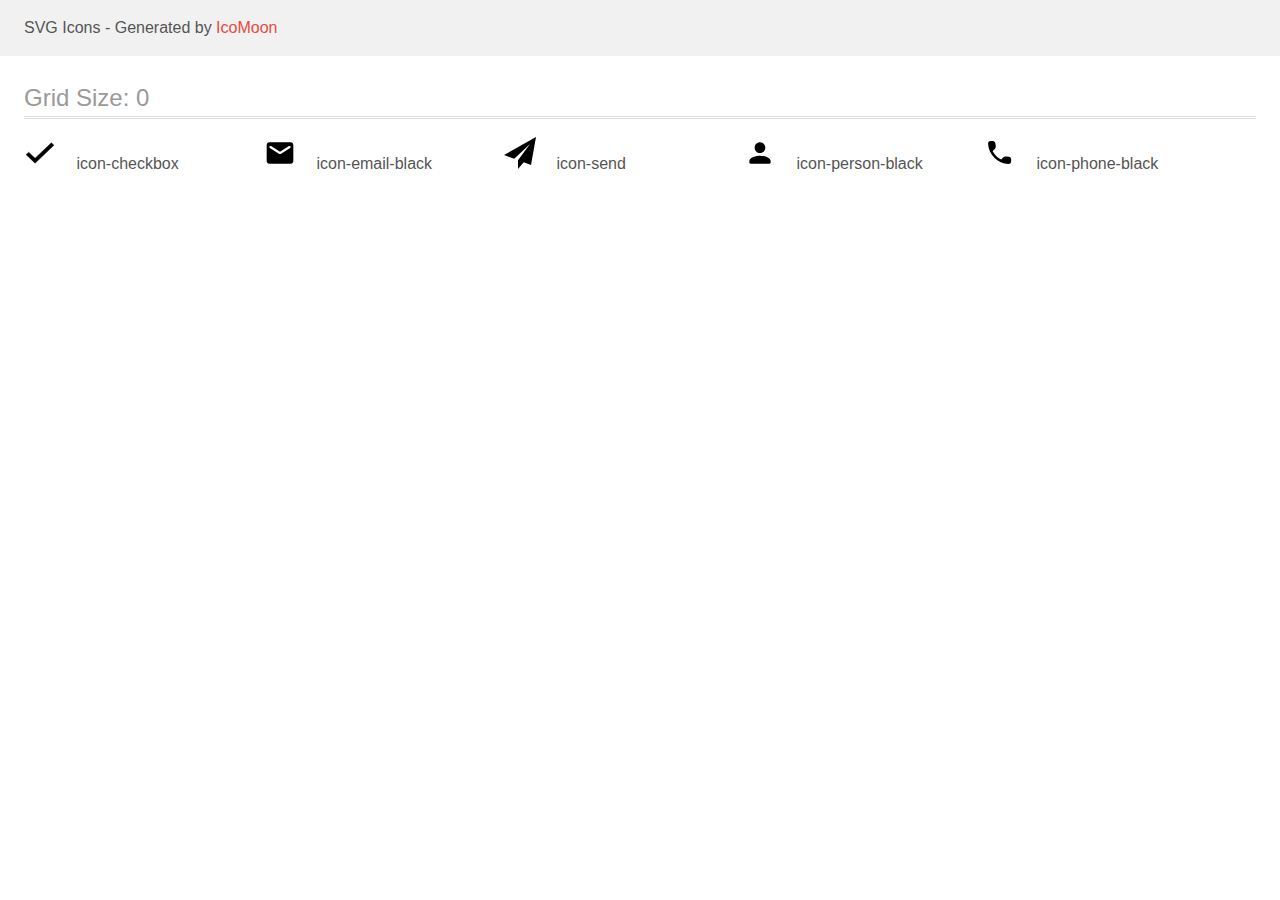
<file: images/icons/icons-form/icomoon-form/demo.html>
<!doctype html>
<html>
<head>
    <title>IcoMoon - SVG Icons</title>
    <meta charset="utf-8">
    <meta name="viewport" content="width=device-width, initial-scale=1">
    <link rel="stylesheet" href="demo-files/demo.css">
    <link rel="stylesheet" href="style.css">
</head>
<body>
<svg aria-hidden="true" style="position: absolute; width: 0; height: 0; overflow: hidden;" version="1.1" xmlns="http://www.w3.org/2000/svg" xmlns:xlink="http://www.w3.org/1999/xlink">
<defs>
<symbol id="icon-checkbox" viewBox="0 0 32 32">
<path stroke-linejoin="miter" stroke-linecap="butt" stroke-miterlimit="4" stroke-width="0.4923" d="M4.817 15.39l-0.17-0.162-0.17 0.16-2.373 2.25 0.187 0.18 8.775 8.369 0.17-0.162 18.658-17.799-0.187-0.177-2.341-2.233-0.17 0.162-16.13 15.375-6.25-5.962z"></path>
</symbol>
<symbol id="icon-email-black" viewBox="0 0 32 32">
<path d="M26.667 5.333h-21.333c-1.467 0-2.652 1.2-2.652 2.667l-0.014 16c0 1.467 1.2 2.667 2.667 2.667h21.333c1.467 0 2.667-1.2 2.667-2.667v-16c0-1.467-1.2-2.667-2.667-2.667zM26.133 11.001l-9.426 5.892c-0.201 0.126-0.446 0.2-0.708 0.2s-0.506-0.075-0.713-0.204l0.006 0.003-9.426-5.892c-0.336-0.201-0.557-0.562-0.557-0.975 0-0.625 0.507-1.132 1.132-1.132 0.233 0 0.449 0.070 0.629 0.19l-0.004-0.003 8.933 5.586 8.933-5.588c0.176-0.118 0.392-0.188 0.624-0.188 0.625 0 1.132 0.507 1.132 1.132 0 0.413-0.221 0.775-0.552 0.972l-0.005 0.003z"></path>
</symbol>
<symbol id="icon-send" viewBox="0 0 32 32">
<path d="M32 0l-32 18 10.227 3.787 15.773-14.787-11.997 16.187 0.009 0.003-0.012-0.003v8.813l5.735-6.691 7.267 2.691 4.999-28z"></path>
</symbol>
<symbol id="icon-person-black" viewBox="0 0 32 32">
<path d="M16 16c2.946 0 5.333-2.388 5.333-5.333s-2.388-5.333-5.333-5.333v0c-2.946 0-5.333 2.388-5.333 5.333s2.388 5.333 5.333 5.333v0zM16 18.667c-3.561 0-10.667 1.787-10.667 5.333v1.333c0 0.732 0.599 1.333 1.333 1.333h18.667c0.732 0 1.333-0.601 1.333-1.333v-1.333c0-3.547-7.108-5.333-10.667-5.333z"></path>
</symbol>
<symbol id="icon-phone-black" viewBox="0 0 32 32">
<path d="M24.882 19.774l-3.268-0.373c-0.090-0.011-0.194-0.018-0.3-0.018-0.707 0-1.347 0.287-1.81 0.75l-2.368 2.368c-3.669-1.894-6.585-4.81-8.427-8.372l-0.051-0.108 2.382-2.377c0.463-0.463 0.75-1.103 0.75-1.81 0-0.106-0.006-0.21-0.019-0.312l0.001 0.012-0.373-3.243c-0.155-1.287-1.24-2.276-2.557-2.276-0.001 0-0.002 0-0.003 0h-2.226c-1.454 0-2.663 1.209-2.574 2.661 0.683 10.987 9.47 19.762 20.444 20.444 1.452 0.089 2.663-1.12 2.663-2.574v-2.226c0-0.004 0-0.008 0-0.012 0-1.308-0.985-2.386-2.253-2.532l-0.012-0.001z"></path>
</symbol>
</defs>
</svg>

<header class="bgc1 clearfix">
<div class="mhl">
    <p>SVG Icons - Generated by <a href="https://icomoon.io/app">IcoMoon</a></p>
</div>
</header>
    <div class="clearfix mhl ptl">
        <h1 class="mvm mtn fgc1">Grid Size: 0</h1>
        <div class="glyph fs1">
            <div class="clearfix pbs">
                <svg class="icon icon-checkbox"><use xlink:href="#icon-checkbox"></use></svg><span class="name"> icon-checkbox</span>
            </div>
        </div>
        <div class="glyph fs1">
            <div class="clearfix pbs">
                <svg class="icon icon-email-black"><use xlink:href="#icon-email-black"></use></svg><span class="name"> icon-email-black</span>
            </div>
        </div>
        <div class="glyph fs1">
            <div class="clearfix pbs">
                <svg class="icon icon-send"><use xlink:href="#icon-send"></use></svg><span class="name"> icon-send</span>
            </div>
        </div>
        <div class="glyph fs1">
            <div class="clearfix pbs">
                <svg class="icon icon-person-black"><use xlink:href="#icon-person-black"></use></svg><span class="name"> icon-person-black</span>
            </div>
        </div>
        <div class="glyph fs1">
            <div class="clearfix pbs">
                <svg class="icon icon-phone-black"><use xlink:href="#icon-phone-black"></use></svg><span class="name"> icon-phone-black</span>
            </div>
        </div>
  </div>
<script defer src="svgxuse.js"></script>
</body>
</html>
</file>
<file: css/main.css>
:root {
  --main-text-color: #757575;
  --title-color: #212121;
  --accent-color: #2196f3;
  --alt-title-color: #ffffff;
  --alt-text-color: #ffffff;
  --logo-color: #000000;
  --icons-color: #afb1b8;
  --alt-icon-color: #ffffff;
  --form-btn-active: #188ce8;
  --dark-bg: #2f303a;
  --second-bg: #f5f4fa;
  --main-font: 'Roboto', sans-serif;
  --logo-font: 'Raleway', sans-serif;
  --timing-function: cubic-bezier(0.4, 0, 0.2, 1);
}

html {
  box-sizing: border-box;
}

*,
*::before,
*::after {
  box-sizing: inherit;
}

body {
  font-family: var(--main-font);
  font-style: normal;
  font-size: 14px;
  line-height: 1.71;
  letter-spacing: 0.03em;
  color: var(--main-text-color);
}

h1,
h2,
h3,
h4,
h5,
h6,
p {
  margin: 0;
}

img {
  display: block;
  max-width: 100%;
  height: auto;
}

.link {
  color: inherit;
  text-decoration: none;
  transition-property: color;
  transition-duration: 250ms;
  transition-timing-function: var(--timing-function);
  transition-delay: 0;
}

.link:hover, .link:focus {
  color: var(--accent-color);
}

.list {
  list-style: none;
  margin: 0;
  padding-left: 0;
}

.visually-hidden {
  position: absolute !important;
  clip: rect(1px 1px 1px 1px);
  clip: rect(1px, 1px, 1px, 1px);
  padding: 0 !important;
  border: 0 !important;
  height: 1px !important;
  width: 1px !important;
  overflow: hidden;
}

.container {
  width: 1200px;
  padding-left: 15px;
  padding-right: 15px;
  margin-left: auto;
  margin-right: auto;
}

.logo {
  font-family: var(--logo-font);
  font-weight: bold;
  text-transform: none;
  font-size: 26px;
  line-height: 1.19;
  color: var(--alt-title-color);
}

.logo:hover, .logo:focus {
  color: var(--alt-title-color);
}

.logo__span {
  color: var(--accent-color);
}

.header__logo {
  margin-right: 93px;
  padding-top: 24px;
  padding-bottom: 24px;
  color: var(--logo-color);
}

.header__logo:hover, .header__logo:focus {
  color: var(--logo-color);
}

.menu {
  display: inline-flex;
  font-weight: 500;
  font-size: 14px;
  line-height: 1.14;
  letter-spacing: 0.02em;
  color: var(--title-color);
}

.menu__item:not(:last-child) {
  margin-right: 50px;
}

.menu__link {
  display: block;
  position: relative;
  padding-top: 32px;
  padding-bottom: 32px;
}

.menu__link--active {
  color: var(--accent-color);
}

.menu__link--active::after {
  content: '';
  position: absolute;
  left: 0;
  bottom: 0;
  display: block;
  width: 100%;
  height: 4px;
  border-radius: 2px;
  background-color: var(--accent-color);
}

.contacts {
  display: flex;
  font-weight: 500;
  font-size: 14px;
  line-height: 1.14;
  letter-spacing: 0.02em;
  color: var(--main-text-color);
}

.header__contacts:not(:last-child) {
  margin-right: 50px;
}

.contacts__link {
  display: flex;
  align-items: center;
  padding-top: 30px;
  padding-bottom: 30px;
}

.contacts__icon {
  stroke: currentColor;
}

.contacts__icon--start {
  margin-right: 10px;
}

.title {
  color: var(--title-color);
}

.page-title {
  max-width: 696px;
  margin-right: auto;
  margin-bottom: 30px;
  margin-left: auto;
  font-weight: 900;
  font-size: 44px;
  line-height: 1.36;
  text-align: center;
  letter-spacing: 0.06em;
  text-transform: uppercase;
  color: var(--alt-title-color);
}

.gallery__title,
.team__title {
  font-weight: bold;
  font-size: 36px;
  line-height: 1.67;
  text-align: center;
}

.btn {
  display: block;
  margin-right: auto;
  margin-left: auto;
  min-width: 200px;
  min-height: 50px;
  padding: 10px 32px;
  box-shadow: 0px 4px 4px rgba(0, 0, 0, 0.15);
  font-family: inherit;
  font-weight: bold;
  font-size: 16px;
  line-height: 1.87;
  border: none;
  border-radius: 4px;
  letter-spacing: 0.06em;
  background-color: var(--accent-color);
  color: var(--alt-text-color);
  cursor: pointer;
}

.filter__btn {
  padding: 6px 22px;
  border-radius: 4px;
  border: none;
  min-width: 73px;
  min-height: 38px;
  font-family: inherit;
  font-weight: 500;
  font-size: 16px;
  line-height: 1.62;
  letter-spacing: 0.03em;
  background-color: var(--second-bg);
  color: var(--title-color);
  cursor: pointer;
  transition-property: color, background-color, box-shadow;
  transition-duration: 250ms;
  transition-timing-function: var(--timing-function);
}

.filter__btn:hover, .filter__btn:focus {
  background-color: var(--accent-color);
  color: var(--alt-text-color);
  box-shadow: 0px 2px 2px 0px #0000001f;
  box-shadow: 0px 1px 2px 0px #00000014;
  box-shadow: 0px 3px 1px 0px #0000001a;
}

.btn--positioning-svg {
  position: relative;
  display: flex;
  align-items: center;
  text-align: center;
}

.btn__icon {
  position: absolute;
  top: 50%;
  right: 28px;
  transform: translateY(-50%);
  fill: var(--alt-icon-color);
}

.btn--animation {
  transition: background-color 250ms var(--timing-function);
}

.btn--animation:hover, .btn--animation:focus {
  background-color: var(--form-btn-active);
}

.backdrop {
  position: fixed;
  top: 0;
  left: 0;
  width: 100%;
  height: 100%;
  background-color: rgba(0, 0, 0, 0.2);
  opacity: 1;
  transition: opacity 250ms var(--timing-function);
}

.is-hidden {
  opacity: 0;
  visibility: hidden;
  pointer-events: none;
}

.is-hidden .modal {
  transform: translate(-50%, -50%) scale(1.2);
}

.modal {
  position: absolute;
  top: 50%;
  left: 50%;
  transform: translate(-50%, -50%) scale(1);
  width: 528px;
  height: 581px;
  box-shadow: 0px 1px 3px rgba(0, 0, 0, 0.12), 0px 1px 1px rgba(0, 0, 0, 0.14), 0px 2px 1px rgba(0, 0, 0, 0.2);
  border-radius: 4px;
  background-color: var(--alt-text-color);
  transition: transform 250ms var(--timing-function);
}

.modal__close-btn {
  position: absolute;
  display: flex;
  justify-content: center;
  align-items: center;
  top: 8px;
  right: 8px;
  width: 30px;
  height: 30px;
  background-color: transparent;
  border: 1px solid rgba(0, 0, 0, 0.1);
  border-radius: 50%;
  cursor: pointer;
}

.modal__close-svg {
  transition-property: fill;
  transition-duration: 250ms;
  transition-timing-function: var(--timing-function);
}

.modal__close-btn:hover .modal__close-svg,
.modal__close-btn:focus .modal__close-svg {
  fill: var(--accent-color);
}

.form {
  padding: 40px;
}

.form__contact-details {
  margin-bottom: 12px;
  font-weight: bold;
  font-size: 20px;
  line-height: 1.15;
  text-align: center;
  color: var(--title-color);
}

.form__field {
  margin-bottom: 10px;
  max-height: 58px;
}

.form__icon-position {
  position: relative;
}

.form__label {
  font-size: 12px;
  line-height: 1.66;
  letter-spacing: 0.01em;
}

.form__icon {
  position: absolute;
  top: 50%;
  left: 12px;
  transform: translateY(-50%);
  display: block;
  width: 20px;
  height: 20px;
  cursor: pointer;
  fill: var(--title-color);
  transition: fill 250ms var(--timing-function);
}

.form__input:focus + .form__icon {
  fill: var(--accent-color);
}

.form__input {
  width: 448px;
  height: 40px;
  padding-left: 42px;
  border: 1px solid rgba(33, 33, 33, 0.2);
  border-radius: 4px;
  font: inherit;
  transition-property: border-color;
  transition-duration: 250ms;
  transition-timing-function: var(--timing-function);
  cursor: pointer;
  outline: none;
}

.form__input:focus {
  border-color: var(--accent-color);
}

.form__textarea {
  margin-bottom: 20px;
  max-height: 138px;
}

.form__comment {
  width: 448px;
  height: 120px;
  resize: none;
  border: 1px solid rgba(33, 33, 33, 0.2);
  border-radius: 4px;
  padding-top: 12px;
  padding-left: 16px;
  padding-right: 16px;
  transition: border-color 250ms var(--timing-function);
  outline: none;
}

.form__comment:focus {
  border-color: var(--accent-color);
}

.form__comment::placeholder {
  font-size: 12px;
  line-height: 1.17;
  letter-spacing: 0.01em;
  color: rgba(117, 117, 117, 0.5);
}

.checkbox {
  margin-left: 12px;
  margin-bottom: 30px;
}

.checkbox__label {
  display: flex;
  align-items: center;
  font-size: 14px;
  line-height: 1.71;
}

.checkbox__label::before {
  content: ' ';
  display: inline-block;
  width: 16px;
  height: 16px;
  margin-right: 9px;
  border: 2px solid var(--title-color);
  border-radius: 4px;
  transition: background-color 250ms var(--timing-function);
}

.checkbox__input:checked + .checkbox__label::before {
  background-image: url(../images/icons/check.svg);
  background-size: contain;
  background-position: center;
  background-repeat: no-repeat;
  border-color: var(--accent-color);
  background-color: var(--accent-color);
  background-origin: border-box;
}

.checkbox__link {
  color: var(--accent-color);
  margin-left: 4px;
}

.social-icons {
  display: inline-flex;
}

.social-icons__link {
  display: flex;
  align-items: center;
  justify-content: center;
  width: 44px;
  height: 44px;
  border-radius: 50%;
  background-color: #ffffff;
  transition-property: fill, background-color;
  transition-duration: 250ms;
  transition-timing-function: var(--timing-function);
}

.social-icons__link:hover, .social-icons__link:focus {
  background-color: var(--accent-color);
}

.social-icons__svg {
  fill: var(--icons-color);
}

.social-icons__link:hover .social-icons__svg,
.social-icons__link:focus .social-icons__svg {
  fill: var(--alt-text-color);
}

.social-icons__item:not(:last-child) {
  margin-right: 10px;
}

.social-icons-section {
  max-width: 208px;
}

.footer__social-icons-section {
  margin-right: auto;
}

.social-icons-section__title {
  margin-bottom: 20px;
  font-size: 14px;
  line-height: 1.14;
  letter-spacing: 0.03em;
  text-transform: uppercase;
  color: var(--alt-title-color);
}

.social-icons__svg--fill {
  fill: var(--alt-icon-color);
}

.social-icons__link--bgc {
  background-color: rgba(255, 255, 255, 0.1);
}

.portfolio__filter {
  margin-bottom: 50px;
}

.filter {
  display: flex;
  justify-content: center;
}

.filter__item:not(:first-child) {
  margin-left: 8px;
}

.address-section {
  max-width: 270px;
}

.footer__address-section {
  margin-right: 70px;
}

.address {
  font-size: 14px;
  font-style: normal;
  line-height: 1.71;
  color: rgba(255, 255, 255, 0.6);
}

.footer__address {
  margin-top: 20px;
}

.address__item:not(:last-child) {
  margin-bottom: 9px;
}

.address--map {
  font-style: normal;
  font-size: 14px;
  line-height: 1.71;
  color: var(--alt-text-color);
}

.footer-form__title {
  margin-bottom: 20px;
  font-weight: bold;
  font-size: 14px;
  line-height: 1.14;
  text-transform: uppercase;
  color: var(--alt-title-color);
}

.footer-form__field {
  display: flex;
}

.footer-form__input {
  width: 358px;
  height: 50px;
  border: 1px solid rgba(255, 255, 255, 0.3);
  filter: drop-shadow(0px 4px 4px rgba(0, 0, 0, 0.15));
  border-radius: 4px;
  color: var(--alt-text-color);
  background-color: transparent;
  padding-top: 15px;
  padding-bottom: 15px;
  padding-left: 16px;
  margin-right: 12px;
}

.footer-form__input::placeholder {
  font-size: 16px;
  line-height: 1.25;
  color: rgba(255, 255, 255, 0.6);
}

.section {
  padding-top: 94px;
  padding-bottom: 94px;
}

.nav {
  display: flex;
  align-items: center;
}

.header__nav {
  margin-right: auto;
}

.header {
  border-bottom: 1px solid #ececec;
}

.header--positioning {
  display: flex;
  align-items: center;
}

.hero {
  display: flex;
  justify-content: center;
  padding-top: 200px;
  padding-bottom: 200px;
  margin-left: auto;
  margin-right: auto;
  max-width: 1600px;
  min-height: 600px;
  background-color: var(--dark-bg);
  background-image: linear-gradient(rgba(47, 48, 58, 0.4), rgba(47, 48, 58, 0.4)), url(../images/bg-hero/bg-hero.jpg);
  background-size: cover;
  background-repeat: no-repeat;
}

.advantages {
  padding-bottom: 0;
}

.advantages__list {
  display: flex;
  margin-left: -30px;
}

.advantages__item {
  margin-left: 30px;
  flex-basis: calc((100% - 4 * 30px) / 4);
}

.advantages__other-title {
  margin-bottom: 10px;
  font-weight: bold;
  font-size: 14px;
  line-height: 1.14;
  text-transform: uppercase;
}

.advantages__link {
  display: flex;
  justify-content: center;
  align-items: center;
  margin-bottom: 30px;
  width: 270px;
  height: 120px;
  background: var(--second-bg);
  border-radius: 4px;
}

.gallery__title {
  margin-bottom: 50px;
}

.gallery__list {
  display: flex;
  margin-left: -30px;
}

.gallery__item {
  margin-left: 30px;
  flex-basis: calc((100% - 3 * 30px) / 3);
}

.gallery__img {
  position: relative;
}

.gallery__info {
  position: absolute;
  bottom: 0;
  width: 100%;
  height: 70px;
  background-color: rgba(47, 48, 58, 0.8);
}

.gallery__text {
  position: relative;
  top: 50%;
  left: 50%;
  transform: translate(-50%, -50%);
  text-align: center;
  font-weight: bold;
  font-size: 14px;
  line-height: 1.14;
  text-transform: uppercase;
  color: var(--alt-text-color);
}

.team {
  background-color: var(--second-bg);
}

.team__title {
  margin-bottom: 50px;
}

.team__list {
  display: flex;
  margin-left: -30px;
  margin-top: -30px;
}

.team__item {
  margin-left: 30px;
  margin-top: 30px;
  flex-basis: calc((100% - 4 * 30px) / 4);
  text-align: center;
  box-shadow: 0px 1px 3px rgba(0, 0, 0, 0.12), 0px 1px 1px rgba(0, 0, 0, 0.14), 0px 2px 1px rgba(0, 0, 0, 0.2);
  border-radius: 0px 0px 4px 4px;
  background-color: var(--alt-title-color);
}

.team__item-text {
  padding-top: 30px;
  padding-bottom: 30px;
}

.team__item-name {
  margin-bottom: 10px;
  font-weight: 500;
  font-size: 16px;
  line-height: 1.19;
}

.team__item-position {
  font-size: 16px;
  line-height: 1.19;
  margin-bottom: 16px;
}

.clients__title {
  font-size: 36px;
  line-height: 1.67;
  text-align: center;
  margin-bottom: 50px;
}

.clients__list {
  display: flex;
}

.clients__item:not(:last-child) {
  margin-right: 30px;
}

.clients__icons-svg {
  fill: var(--icons-color);
}

.clients__link {
  display: flex;
  align-items: center;
  justify-content: center;
  width: 170px;
  height: 92px;
  border: 1px solid var(--icons-color);
  border-radius: 4px;
  transition-property: border;
  transition-duration: 250ms;
  transition-timing-function: var(--timing-function);
}

.clients__link:hover, .clients__link:focus {
  border: 1px solid var(--accent-color);
}

.clients__icons-svg {
  transition-property: fill;
  transition-duration: 250ms;
  transition-timing-function: var(--timing-function);
}

.clients__link:hover .clients__icons-svg,
.clients__link:focus .clients__icons-svg {
  fill: var(--accent-color);
}

.card-set {
  display: flex;
  flex-wrap: wrap;
}

.portfolio__card-set {
  margin-left: -30px;
  margin-top: -30px;
}

.card-set__item {
  margin-left: 30px;
  margin-top: 30px;
  flex-basis: calc((100% - 3 * 30px) / 3);
}

.card-set__link {
  display: block;
  transition-property: box-shadow;
  transition-duration: 250ms;
  transition-timing-function: var(--timing-function);
}

.card-set__link:hover, .card-set__link:focus {
  display: block;
  box-shadow: 0px 1px 1px rgba(0, 0, 0, 0.12), 0px 4px 4px rgba(0, 0, 0, 0.06), 1px 4px 6px rgba(0, 0, 0, 0.16);
}

.card-set__product {
  position: relative;
  overflow: hidden;
}

.card-set__overlay {
  position: absolute;
  transform: translateY(100%);
  top: 0;
  left: 0;
  width: 100%;
  height: 100%;
  background-color: rgba(33, 150, 243, 0.9);
  transition: transform 250ms var(--timing-function);
}

.card-set__link:hover .card-set__overlay,
.card-set__link:focus .card-set__overlay {
  transform: translateY(0);
}

.card-set__text {
  position: absolute;
  top: 50%;
  left: 50%;
  transform: translate(-50%, -50%);
  font-size: 18px;
  width: 322px;
  height: 168px;
  line-height: 1.56;
  color: var(--alt-text-color);
}

.card-set__projects-title {
  margin-bottom: 4px;
  font-weight: bold;
  font-size: 18px;
  line-height: 2;
  letter-spacing: 0.06em;
}

.card-set__projects-item {
  font-size: 16px;
  line-height: 1.87;
  color: var(--main-text-color);
}

.card-set__info {
  padding: 20px 24px;
  border: 1px solid #eeeeee;
  border-top: none;
}

.footer {
  padding-top: 60px;
  padding-bottom: 60px;
  background-color: var(--dark-bg);
}

.footer--positioning {
  display: flex;
  align-items: baseline;
}
/*# sourceMappingURL=main.css.map */
</file>
<file: images/icons/icons-form/icomoon-form/demo-files/demo.css>
body {
  padding: 0;
  margin: 0;
  font-family: sans-serif;
  font-size: 1em;
  line-height: 1.5;
  color: #555;
  background: #fff;
}
h1 {
  font-size: 1.5em;
  font-weight: normal;
  box-shadow: 0 1px #ddd, 0 2px #fff, 0 3px #ddd;
}
small {
  font-size: .66666667em;
}
a {
  color: #e74c3c;
  text-decoration: none;
}
a:hover, a:focus {
  box-shadow: 0 1px #e74c3c;
}
.bshadow0, input {
  box-shadow: inset 0 -2px #e7e7e7;
}
input:hover {
  box-shadow: inset 0 -2px #ccc;
}
input, fieldset {
  font-size: 1em;
  margin: 0;
  padding: 0;
  border: 0;
}
input {
  color: inherit;
  line-height: 1.5;
  height: 1.5em;
  padding: .25em 0;
}
input:focus {
  outline: none;
  box-shadow: inset 0 -2px #449fdb;
}
.glyph {
  font-size: 16px;
  margin-right: 1.5em;
  float: left;
  width: 6em;
}
svg {
  color: #000;
}
.liga {
  width: 80%;
  width: calc(100% - 2.5em);
}
.talign-right {
  text-align: right;
}
.talign-center {
  text-align: center;
}
.bgc1 {
  background: #f1f1f1;
}
.fgc0 {
  color: #000;
}
.fgc1 {
  color: #999;
}
p {
  margin-top: 1em;
  margin-bottom: 1em;
}
.mvm {
  margin-top: .75em;
  margin-bottom: .75em;
}
.mtn {
  margin-top: 0;
}
.mtl, .mal {
  margin-top: 1.5em;
}
.mbl, .mal {
  margin-bottom: 1.5em;
}
.mal, .mhl {
  margin-left: 1.5em;
  margin-right: 1.5em;
}
.mhmm {
  margin-left: 1em;
  margin-right: 1em;
}
.ptl {
  padding-top: 1.5em;
}
.pbs, .pvs {
  padding-bottom: .25em;
}
.pvs, .pts {
  padding-top: .25em;
}
.unit {
  float: left;
}
.unitRight {
  float: right;
}
.size1of2 {
  width: 50%;
}
.size1of1 {
  width: 100%;
}
.clearfix:before, .clearfix:after {
  content: " ";
  display: table;
}
.clearfix:after {
  clear: both;
}
.hidden-true {
  display: none;
}
.textbox0 {
  width: 3em;
  background: #f1f1f1;
  padding: .25em .5em;
  line-height: 1.5;
  height: 1.5em;
}
.fs0 {
  font-size: 16px;
}
.fs1 {
  font-size: 32px;
}
.name {
  font-size: 0.5em;
  margin-left: 1em;
}
</file>
<file: images/icons/icons-form/icomoon-form/style.css>
.icon {
  display: inline-block;
  width: 1em;
  height: 1em;
  stroke-width: 0;
  stroke: currentColor;
  fill: currentColor;
}

/* ==========================================
Single-colored icons can be modified like so:
.icon-name {
  font-size: 32px;
  color: red;
}
========================================== */
</file>
<file: css/main.min.css>
:root{--main-text-color: #757575;--title-color: #212121;--accent-color: #2196f3;--alt-title-color: #ffffff;--alt-text-color: #ffffff;--logo-color: #000000;--icons-color: #afb1b8;--alt-icon-color: #ffffff;--form-btn-active: #188ce8;--dark-bg: #2f303a;--second-bg: #f5f4fa;--main-font: 'Roboto', sans-serif;--logo-font: 'Raleway', sans-serif;--timing-function: cubic-bezier(0.4, 0, 0.2, 1)}html{box-sizing:border-box}*,*::before,*::after{box-sizing:inherit}body{font-family:var(--main-font);font-style:normal;font-size:14px;line-height:1.71;letter-spacing:0.03em;color:var(--main-text-color)}h1,h2,h3,h4,h5,h6,p{margin:0}img{display:block;max-width:100%;height:auto}.link{color:inherit;text-decoration:none;transition-property:color;transition-duration:250ms;transition-timing-function:var(--timing-function);transition-delay:0}.link:hover,.link:focus{color:var(--accent-color)}.list{list-style:none;margin:0;padding-left:0}.visually-hidden{position:absolute !important;clip:rect(1px 1px 1px 1px);clip:rect(1px, 1px, 1px, 1px);padding:0 !important;border:0 !important;height:1px !important;width:1px !important;overflow:hidden}.container{width:1200px;padding-left:15px;padding-right:15px;margin-left:auto;margin-right:auto}.logo{font-family:var(--logo-font);font-weight:bold;text-transform:none;font-size:26px;line-height:1.19;color:var(--alt-title-color)}.logo:hover,.logo:focus{color:var(--alt-title-color)}.logo__span{color:var(--accent-color)}.header__logo{margin-right:93px;padding-top:24px;padding-bottom:24px;color:var(--logo-color)}.header__logo:hover,.header__logo:focus{color:var(--logo-color)}.menu{display:inline-flex;font-weight:500;font-size:14px;line-height:1.14;letter-spacing:0.02em;color:var(--title-color)}.menu__item:not(:last-child){margin-right:50px}.menu__link{display:block;position:relative;padding-top:32px;padding-bottom:32px}.menu__link--active{color:var(--accent-color)}.menu__link--active::after{content:'';position:absolute;left:0;bottom:0;display:block;width:100%;height:4px;border-radius:2px;background-color:var(--accent-color)}.contacts{display:flex;font-weight:500;font-size:14px;line-height:1.14;letter-spacing:0.02em;color:var(--main-text-color)}.header__contacts:not(:last-child){margin-right:50px}.contacts__link{display:flex;align-items:center;padding-top:30px;padding-bottom:30px}.contacts__icon{stroke:currentColor}.contacts__icon--start{margin-right:10px}.title{color:var(--title-color)}.page-title{max-width:696px;margin-right:auto;margin-bottom:30px;margin-left:auto;font-weight:900;font-size:44px;line-height:1.36;text-align:center;letter-spacing:0.06em;text-transform:uppercase;color:var(--alt-title-color)}.gallery__title,.team__title{font-weight:bold;font-size:36px;line-height:1.67;text-align:center}.btn{display:block;margin-right:auto;margin-left:auto;min-width:200px;min-height:50px;padding:10px 32px;box-shadow:0px 4px 4px rgba(0,0,0,0.15);font-family:inherit;font-weight:bold;font-size:16px;line-height:1.87;border:none;border-radius:4px;letter-spacing:0.06em;background-color:var(--accent-color);color:var(--alt-text-color);cursor:pointer}.filter__btn{padding:6px 22px;border-radius:4px;border:none;min-width:73px;min-height:38px;font-family:inherit;font-weight:500;font-size:16px;line-height:1.62;letter-spacing:0.03em;background-color:var(--second-bg);color:var(--title-color);cursor:pointer;transition-property:color, background-color, box-shadow;transition-duration:250ms;transition-timing-function:var(--timing-function)}.filter__btn:hover,.filter__btn:focus{background-color:var(--accent-color);color:var(--alt-text-color);box-shadow:0px 2px 2px 0px #0000001f;box-shadow:0px 1px 2px 0px #00000014;box-shadow:0px 3px 1px 0px #0000001a}.btn--positioning-svg{position:relative;display:flex;align-items:center;text-align:center}.btn__icon{position:absolute;top:50%;right:28px;transform:translateY(-50%);fill:var(--alt-icon-color)}.btn--animation{transition:background-color 250ms var(--timing-function)}.btn--animation:hover,.btn--animation:focus{background-color:var(--form-btn-active)}.backdrop{position:fixed;top:0;left:0;width:100%;height:100%;background-color:rgba(0,0,0,0.2);opacity:1;transition:opacity 250ms var(--timing-function)}.is-hidden{opacity:0;visibility:hidden;pointer-events:none}.is-hidden .modal{transform:translate(-50%, -50%) scale(1.2)}.modal{position:absolute;top:50%;left:50%;transform:translate(-50%, -50%) scale(1);width:528px;height:581px;box-shadow:0px 1px 3px rgba(0,0,0,0.12),0px 1px 1px rgba(0,0,0,0.14),0px 2px 1px rgba(0,0,0,0.2);border-radius:4px;background-color:var(--alt-text-color);transition:transform 250ms var(--timing-function)}.modal__close-btn{position:absolute;display:flex;justify-content:center;align-items:center;top:8px;right:8px;width:30px;height:30px;background-color:transparent;border:1px solid rgba(0,0,0,0.1);border-radius:50%;cursor:pointer}.modal__close-svg{transition-property:fill;transition-duration:250ms;transition-timing-function:var(--timing-function)}.modal__close-btn:hover .modal__close-svg,.modal__close-btn:focus .modal__close-svg{fill:var(--accent-color)}.form{padding:40px}.form__contact-details{margin-bottom:12px;font-weight:bold;font-size:20px;line-height:1.15;text-align:center;color:var(--title-color)}.form__field{margin-bottom:10px;max-height:58px}.form__icon-position{position:relative}.form__label{font-size:12px;line-height:1.66;letter-spacing:0.01em}.form__icon{position:absolute;top:50%;left:12px;transform:translateY(-50%);display:block;width:20px;height:20px;cursor:pointer;fill:var(--title-color);transition:fill 250ms var(--timing-function)}.form__input:focus+.form__icon{fill:var(--accent-color)}.form__input{width:448px;height:40px;padding-left:42px;border:1px solid rgba(33,33,33,0.2);border-radius:4px;font:inherit;transition-property:border-color;transition-duration:250ms;transition-timing-function:var(--timing-function);cursor:pointer;outline:none}.form__input:focus{border-color:var(--accent-color)}.form__textarea{margin-bottom:20px;max-height:138px}.form__comment{width:448px;height:120px;resize:none;border:1px solid rgba(33,33,33,0.2);border-radius:4px;padding-top:12px;padding-left:16px;padding-right:16px;transition:border-color 250ms var(--timing-function);outline:none}.form__comment:focus{border-color:var(--accent-color)}.form__comment::placeholder{font-size:12px;line-height:1.17;letter-spacing:0.01em;color:rgba(117,117,117,0.5)}.checkbox{margin-left:12px;margin-bottom:30px}.checkbox__label{display:flex;align-items:center;font-size:14px;line-height:1.71}.checkbox__label::before{content:' ';display:inline-block;width:16px;height:16px;margin-right:9px;border:2px solid var(--title-color);border-radius:4px;transition:background-color 250ms var(--timing-function)}.checkbox__input:checked+.checkbox__label::before{background-image:url(../images/icons/check.svg);background-size:contain;background-position:center;background-repeat:no-repeat;border-color:var(--accent-color);background-color:var(--accent-color);background-origin:border-box}.checkbox__link{color:var(--accent-color);margin-left:4px}.social-icons{display:inline-flex}.social-icons__link{display:flex;align-items:center;justify-content:center;width:44px;height:44px;border-radius:50%;background-color:#ffffff;transition-property:fill, background-color;transition-duration:250ms;transition-timing-function:var(--timing-function)}.social-icons__link:hover,.social-icons__link:focus{background-color:var(--accent-color)}.social-icons__svg{fill:var(--icons-color)}.social-icons__link:hover .social-icons__svg,.social-icons__link:focus .social-icons__svg{fill:var(--alt-text-color)}.social-icons__item:not(:last-child){margin-right:10px}.social-icons-section{max-width:208px}.footer__social-icons-section{margin-right:auto}.social-icons-section__title{margin-bottom:20px;font-size:14px;line-height:1.14;letter-spacing:0.03em;text-transform:uppercase;color:var(--alt-title-color)}.social-icons__svg--fill{fill:var(--alt-icon-color)}.social-icons__link--bgc{background-color:rgba(255,255,255,0.1)}.portfolio__filter{margin-bottom:50px}.filter{display:flex;justify-content:center}.filter__item:not(:first-child){margin-left:8px}.address-section{max-width:270px}.footer__address-section{margin-right:70px}.address{font-size:14px;font-style:normal;line-height:1.71;color:rgba(255,255,255,0.6)}.footer__address{margin-top:20px}.address__item:not(:last-child){margin-bottom:9px}.address--map{font-style:normal;font-size:14px;line-height:1.71;color:var(--alt-text-color)}.footer-form__title{margin-bottom:20px;font-weight:bold;font-size:14px;line-height:1.14;text-transform:uppercase;color:var(--alt-title-color)}.footer-form__field{display:flex}.footer-form__input{width:358px;height:50px;border:1px solid rgba(255,255,255,0.3);filter:drop-shadow(0px 4px 4px rgba(0,0,0,0.15));border-radius:4px;color:var(--alt-text-color);background-color:transparent;padding-top:15px;padding-bottom:15px;padding-left:16px;margin-right:12px}.footer-form__input::placeholder{font-size:16px;line-height:1.25;color:rgba(255,255,255,0.6)}.section{padding-top:94px;padding-bottom:94px}.nav{display:flex;align-items:center}.header__nav{margin-right:auto}.header{border-bottom:1px solid #ececec}.header--positioning{display:flex;align-items:center}.hero{display:flex;justify-content:center;padding-top:200px;padding-bottom:200px;margin-left:auto;margin-right:auto;max-width:1600px;min-height:600px;background-color:var(--dark-bg);background-image:linear-gradient(rgba(47,48,58,0.4), rgba(47,48,58,0.4)),url(../images/bg-hero/bg-hero.jpg);background-size:cover;background-repeat:no-repeat}.advantages{padding-bottom:0}.advantages__list{display:flex;margin-left:-30px}.advantages__item{margin-left:30px;flex-basis:calc((100% - 4 * 30px) / 4)}.advantages__other-title{margin-bottom:10px;font-weight:bold;font-size:14px;line-height:1.14;text-transform:uppercase}.advantages__link{display:flex;justify-content:center;align-items:center;margin-bottom:30px;width:270px;height:120px;background:var(--second-bg);border-radius:4px}.gallery__title{margin-bottom:50px}.gallery__list{display:flex;margin-left:-30px}.gallery__item{margin-left:30px;flex-basis:calc((100% - 3 * 30px) / 3)}.gallery__img{position:relative}.gallery__info{position:absolute;bottom:0;width:100%;height:70px;background-color:rgba(47,48,58,0.8)}.gallery__text{position:relative;top:50%;left:50%;transform:translate(-50%, -50%);text-align:center;font-weight:bold;font-size:14px;line-height:1.14;text-transform:uppercase;color:var(--alt-text-color)}.team{background-color:var(--second-bg)}.team__title{margin-bottom:50px}.team__list{display:flex;margin-left:-30px;margin-top:-30px}.team__item{margin-left:30px;margin-top:30px;flex-basis:calc((100% - 4 * 30px) / 4);text-align:center;box-shadow:0px 1px 3px rgba(0,0,0,0.12),0px 1px 1px rgba(0,0,0,0.14),0px 2px 1px rgba(0,0,0,0.2);border-radius:0px 0px 4px 4px;background-color:var(--alt-title-color)}.team__item-text{padding-top:30px;padding-bottom:30px}.team__item-name{margin-bottom:10px;font-weight:500;font-size:16px;line-height:1.19}.team__item-position{font-size:16px;line-height:1.19;margin-bottom:16px}.clients__title{font-size:36px;line-height:1.67;text-align:center;margin-bottom:50px}.clients__list{display:flex}.clients__item:not(:last-child){margin-right:30px}.clients__icons-svg{fill:var(--icons-color)}.clients__link{display:flex;align-items:center;justify-content:center;width:170px;height:92px;border:1px solid var(--icons-color);border-radius:4px;transition-property:border;transition-duration:250ms;transition-timing-function:var(--timing-function)}.clients__link:hover,.clients__link:focus{border:1px solid var(--accent-color)}.clients__icons-svg{transition-property:fill;transition-duration:250ms;transition-timing-function:var(--timing-function)}.clients__link:hover .clients__icons-svg,.clients__link:focus .clients__icons-svg{fill:var(--accent-color)}.card-set{display:flex;flex-wrap:wrap}.portfolio__card-set{margin-left:-30px;margin-top:-30px}.card-set__item{margin-left:30px;margin-top:30px;flex-basis:calc((100% - 3 * 30px) / 3)}.card-set__link{display:block;transition-property:box-shadow;transition-duration:250ms;transition-timing-function:var(--timing-function)}.card-set__link:hover,.card-set__link:focus{display:block;box-shadow:0px 1px 1px rgba(0,0,0,0.12),0px 4px 4px rgba(0,0,0,0.06),1px 4px 6px rgba(0,0,0,0.16)}.card-set__product{position:relative;overflow:hidden}.card-set__overlay{position:absolute;transform:translateY(100%);top:0;left:0;width:100%;height:100%;background-color:rgba(33,150,243,0.9);transition:transform 250ms var(--timing-function)}.card-set__link:hover .card-set__overlay,.card-set__link:focus .card-set__overlay{transform:translateY(0)}.card-set__text{position:absolute;top:50%;left:50%;transform:translate(-50%, -50%);font-size:18px;width:322px;height:168px;line-height:1.56;color:var(--alt-text-color)}.card-set__projects-title{margin-bottom:4px;font-weight:bold;font-size:18px;line-height:2;letter-spacing:0.06em}.card-set__projects-item{font-size:16px;line-height:1.87;color:var(--main-text-color)}.card-set__info{padding:20px 24px;border:1px solid #eeeeee;border-top:none}.footer{padding-top:60px;padding-bottom:60px;background-color:var(--dark-bg)}.footer--positioning{display:flex;align-items:baseline}
/*# sourceMappingURL=main.min.css.map */
</file>
